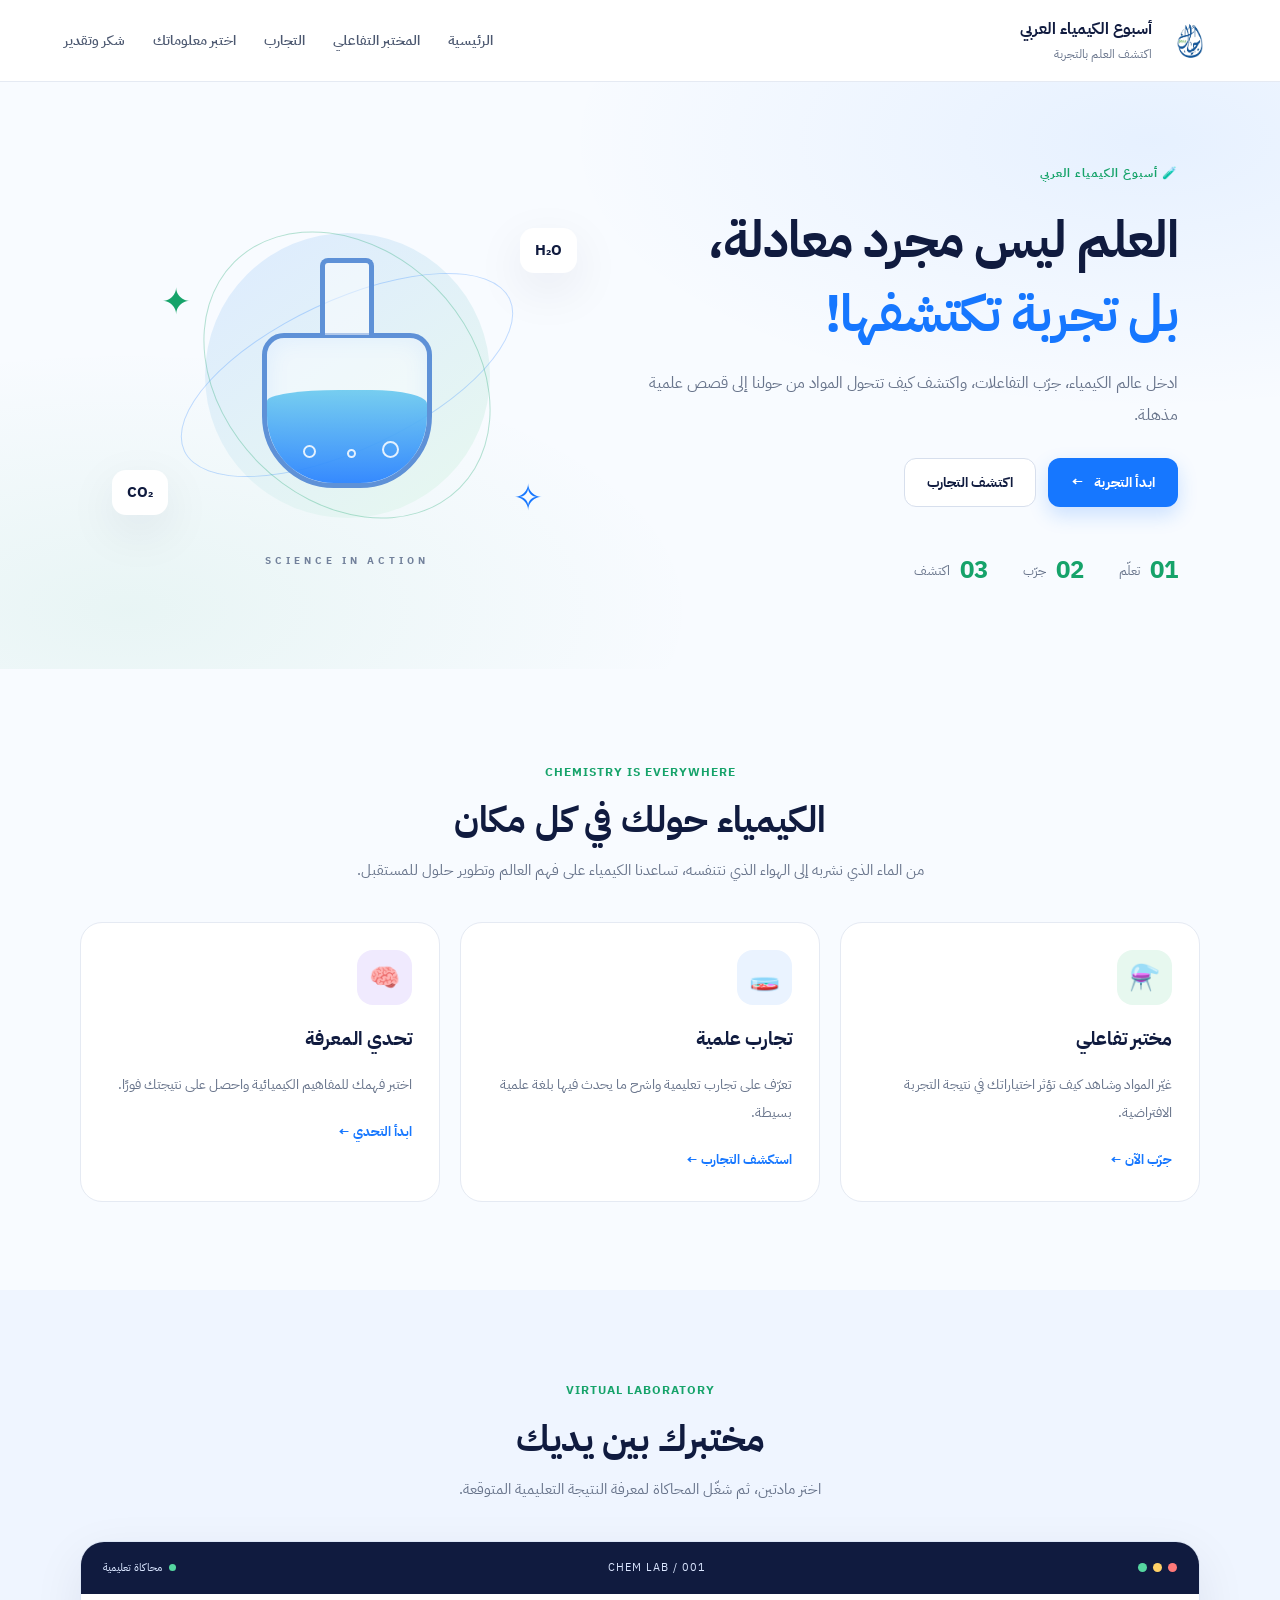
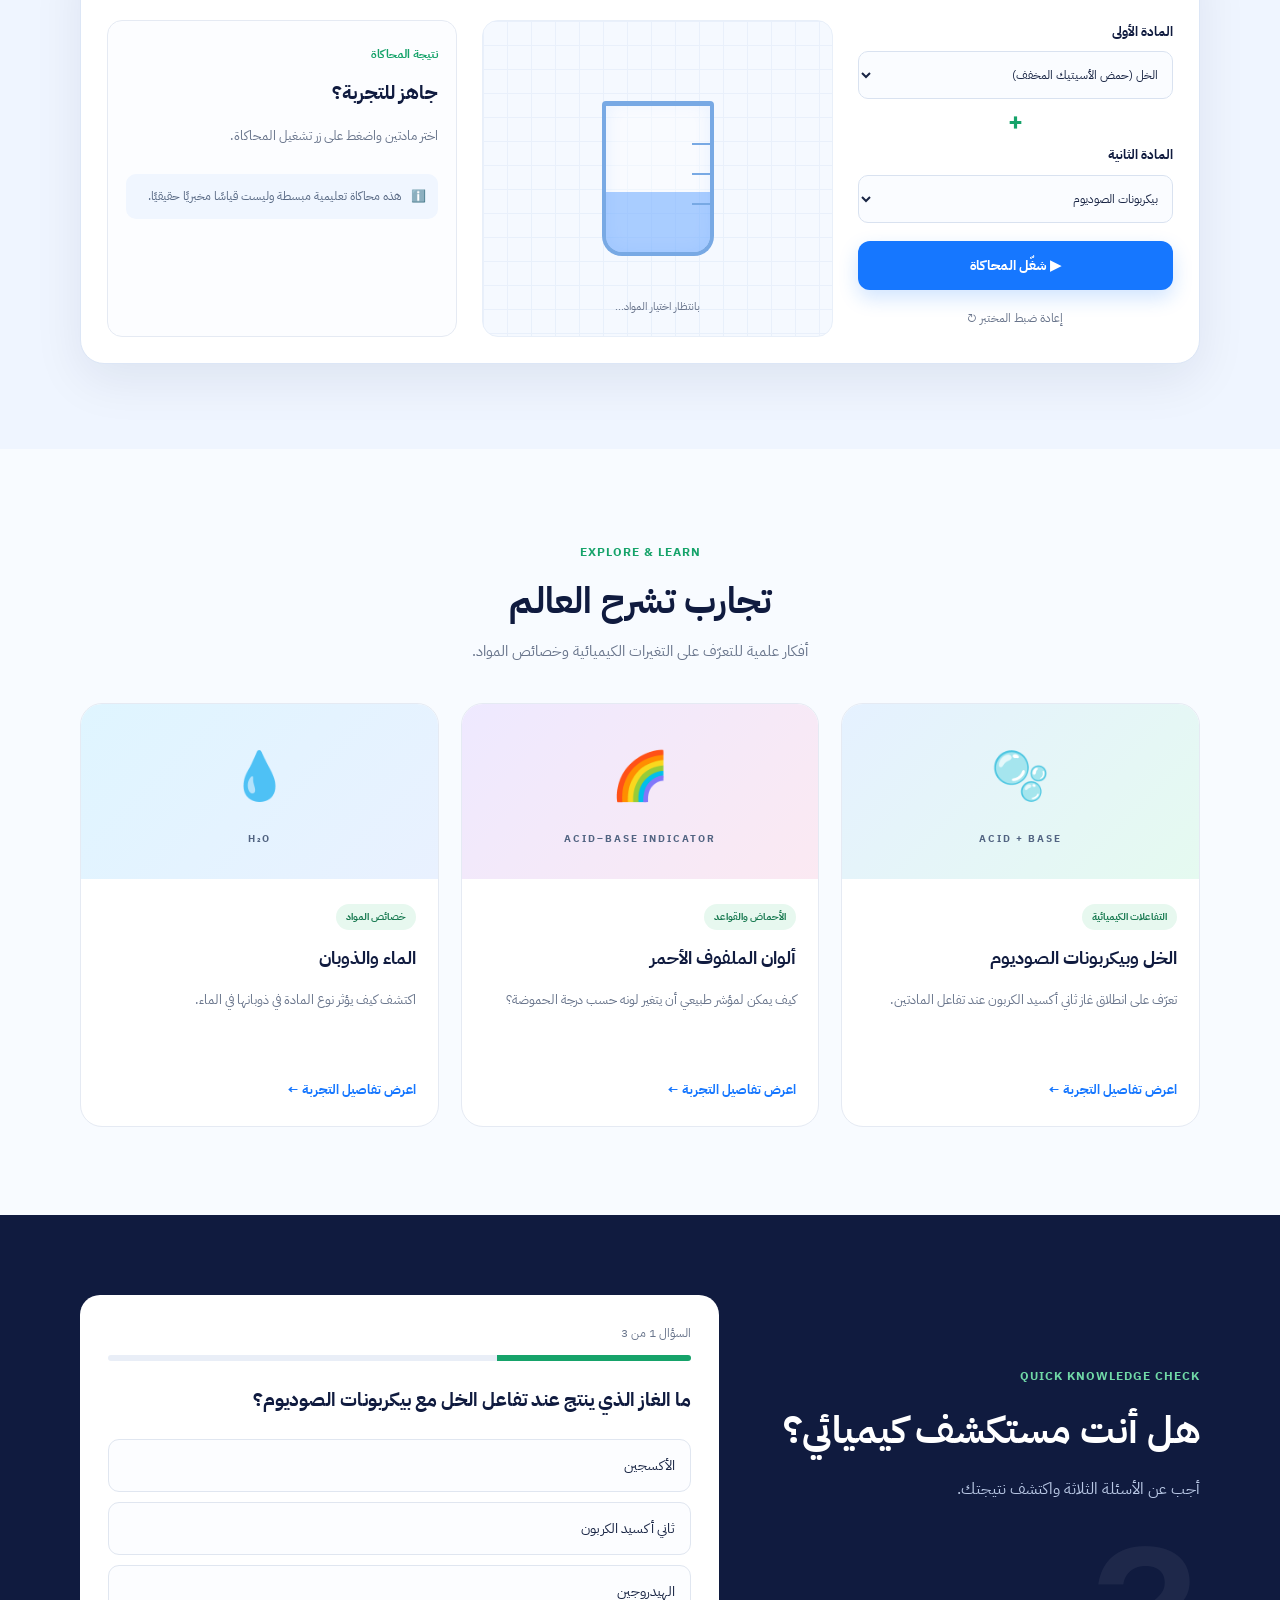
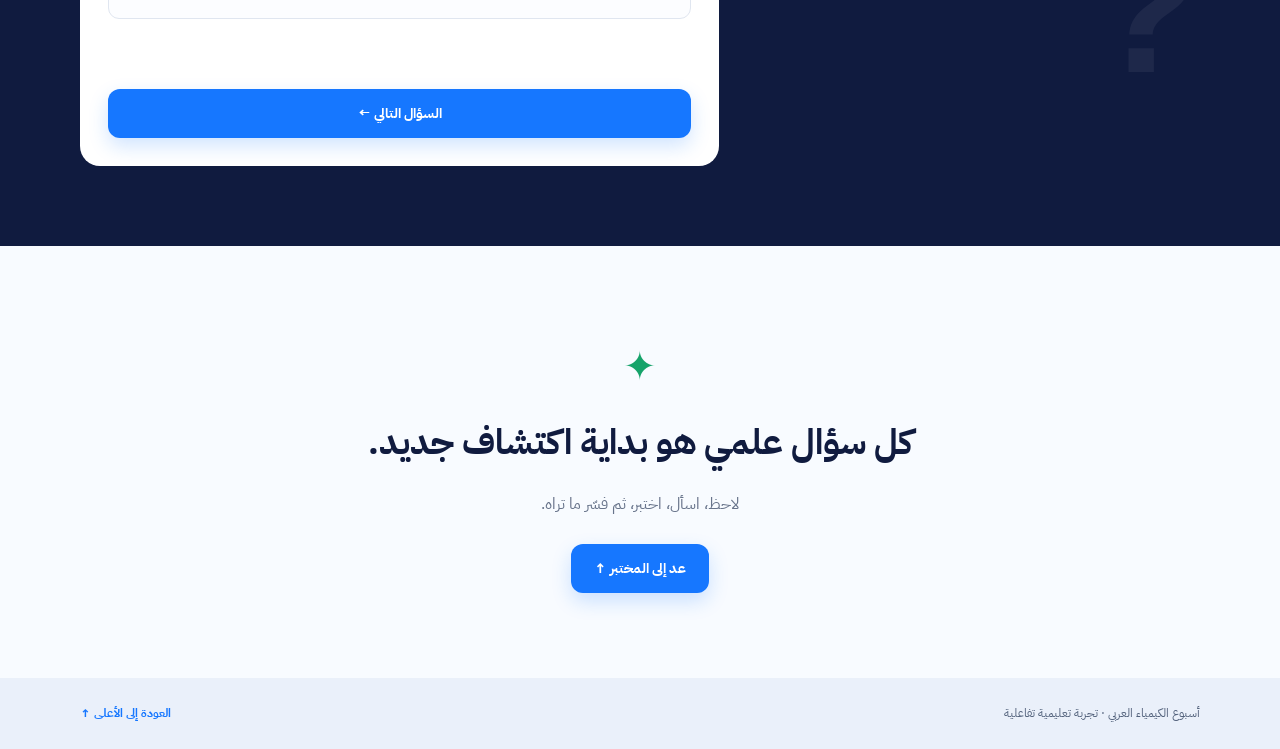
<file: index.html>
<!DOCTYPE html>
<html lang="ar" dir="rtl">
<head>
  <meta charset="UTF-8">
  <meta name="viewport" content="width=device-width, initial-scale=1.0">
  <meta name="theme-color" content="#101B3F">
  <meta name="description" content="موقع أسبوع الكيمياء العربي: اكتشف الكيمياء من خلال التجارب والتفاعلات والمختبر التفاعلي.">
  <title>أسبوع الكيمياء العربي | مختبر المستقبل</title>
  <link rel="stylesheet" href="style.css">
  <script src="script.js" defer></script>
</head>
<body>
  <header class="site-header">
    <a class="brand" href="#home" aria-label="الصفحة الرئيسية">
     <img src="school-logo.png.png" alt="شعار المدرسة" class="school-logo">
      <span>
        <strong>أسبوع الكيمياء العربي</strong>
        <small>اكتشف العلم بالتجربة</small>
      </span>
    </a>
    <button class="menu-toggle" id="menuToggle" aria-label="فتح القائمة">☰</button>
    <nav class="nav-links" id="navLinks">
      <a href="#home">الرئيسية</a>
      <a href="#lab">المختبر التفاعلي</a>
      <a href="#experiments">التجارب</a>
      <a href="#quiz">اختبر معلوماتك</a>
      <a href="thanks.html">شكر وتقدير</a>
    </nav>
  </header>

  <main>
    <section class="hero" id="home">
      <div class="hero-content">
        <span class="eyebrow">🧪 أسبوع الكيمياء العربي</span>
        <h1>العلم ليس مجرد معادلة،<br><span>بل تجربة تكتشفها!</span></h1>
        <p>ادخل عالم الكيمياء، جرّب التفاعلات، واكتشف كيف تتحول المواد من حولنا إلى قصص علمية مذهلة.</p>
        <div class="hero-actions">
          <a class="button button-primary" href="#lab">ابدأ التجربة <span>←</span></a>
          <a class="button button-outline" href="#experiments">اكتشف التجارب</a>
        </div>
        <div class="hero-facts">
          <div><strong>01</strong><span>تعلّم</span></div>
          <div><strong>02</strong><span>جرّب</span></div>
          <div><strong>03</strong><span>اكتشف</span></div>
        </div>
      </div>
      <div class="hero-art" aria-label="رسمة توضيحية لمختبر كيميائي">
        <div class="orbit orbit-one"></div>
        <div class="orbit orbit-two"></div>
        <div class="molecule molecule-one">H₂O</div>
        <div class="molecule molecule-two">CO₂</div>
        <div class="flask">
          <div class="flask-neck"></div>
          <div class="flask-body">
            <div class="liquid"></div>
            <span class="bubble bubble-one"></span>
            <span class="bubble bubble-two"></span>
            <span class="bubble bubble-three"></span>
          </div>
        </div>
        <span class="spark spark-one">✦</span>
        <span class="spark spark-two">✧</span>
        <span class="art-caption">SCIENCE IN ACTION</span>
      </div>
    </section>

    <section class="intro section-wrap">
      <div class="section-heading">
        <span class="eyebrow">CHEMISTRY IS EVERYWHERE</span>
        <h2>الكيمياء حولك في كل مكان</h2>
        <p>من الماء الذي نشربه إلى الهواء الذي نتنفسه، تساعدنا الكيمياء على فهم العالم وتطوير حلول للمستقبل.</p>
      </div>
      <div class="feature-grid">
        <article class="feature-card">
          <div class="feature-icon green-icon">⚗️</div>
          <h3>مختبر تفاعلي</h3>
          <p>غيّر المواد وشاهد كيف تؤثر اختياراتك في نتيجة التجربة الافتراضية.</p>
          <a href="#lab">جرّب الآن ←</a>
        </article>
        <article class="feature-card">
          <div class="feature-icon blue-icon">🧫</div>
          <h3>تجارب علمية</h3>
          <p>تعرّف على تجارب تعليمية واشرح ما يحدث فيها بلغة علمية بسيطة.</p>
          <a href="#experiments">استكشف التجارب ←</a>
        </article>
        <article class="feature-card">
          <div class="feature-icon purple-icon">🧠</div>
          <h3>تحدي المعرفة</h3>
          <p>اختبر فهمك للمفاهيم الكيميائية واحصل على نتيجتك فورًا.</p>
          <a href="#quiz">ابدأ التحدي ←</a>
        </article>
      </div>
    </section>

    <section class="lab-section" id="lab">
      <div class="section-wrap">
        <div class="section-heading">
          <span class="eyebrow">VIRTUAL LABORATORY</span>
          <h2>مختبرك بين يديك</h2>
          <p>اختر مادتين، ثم شغّل المحاكاة لمعرفة النتيجة التعليمية المتوقعة.</p>
        </div>

        <div class="lab-panel">
          <div class="lab-topbar">
            <div class="window-dots"><i></i><i></i><i></i></div>
            <span>CHEM LAB / 001</span>
            <span class="lab-status"><i></i> محاكاة تعليمية</span>
          </div>

          <div class="lab-content">
            <div class="lab-controls">
              <label for="substanceA">المادة الأولى</label>
              <select id="substanceA">
                <option value="vinegar">الخل (حمض الأسيتيك المخفف)</option>
                <option value="water">الماء</option>
                <option value="bakingSoda">بيكربونات الصوديوم</option>
                <option value="redCabbage">مستخلص الملفوف الأحمر</option>
              </select>

              <div class="mix-symbol">+</div>

              <label for="substanceB">المادة الثانية</label>
              <select id="substanceB">
                <option value="bakingSoda">بيكربونات الصوديوم</option>
                <option value="vinegar">الخل (حمض الأسيتيك المخفف)</option>
                <option value="water">الماء</option>
                <option value="redCabbage">مستخلص الملفوف الأحمر</option>
              </select>

              <button class="button button-primary full-button" id="mixButton">
                ▶ شغّل المحاكاة
              </button>
              <button class="reset-button" id="resetLab">إعادة ضبط المختبر ↻</button>
            </div>

            <div class="lab-visual">
              <div class="lab-grid"></div>
              <div class="beaker" id="beaker">
                <div class="beaker-liquid" id="beakerLiquid"></div>
                <div class="beaker-mark mark-one"></div>
                <div class="beaker-mark mark-two"></div>
                <div class="beaker-mark mark-three"></div>
                <div class="foam" id="foam"></div>
              </div>
              <div class="lab-particles" id="labParticles"></div>
              <p class="lab-visual-caption" id="labVisualCaption">بانتظار اختيار المواد...</p>
            </div>

            <div class="lab-result" aria-live="polite">
              <span class="result-label">نتيجة المحاكاة</span>
              <h3 id="resultTitle">جاهز للتجربة؟</h3>
              <p id="resultText">اختر مادتين واضغط على زر تشغيل المحاكاة.</p>
              <div class="result-note">
                <span>ℹ️</span>
                <p id="resultNote">هذه محاكاة تعليمية مبسطة وليست قياسًا مخبريًا حقيقيًا.</p>
              </div>
            </div>
          </div>
        </div>
      </div>
    </section>

    <section class="experiments section-wrap" id="experiments">
      <div class="section-heading">
        <span class="eyebrow">EXPLORE & LEARN</span>
        <h2>تجارب تشرح العالم</h2>
        <p>أفكار علمية للتعرّف على التغيرات الكيميائية وخصائص المواد.</p>
      </div>
      <div class="experiment-grid">
        <article class="experiment-card">
          <div class="experiment-visual visual-bubbles">
            <span>🫧</span><small>ACID + BASE</small>
          </div>
          <div class="experiment-info">
            <span class="tag">التفاعلات الكيميائية</span>
            <h3>الخل وبيكربونات الصوديوم</h3>
            <p>تعرّف على انطلاق غاز ثاني أكسيد الكربون عند تفاعل المادتين.</p>
            <button class="text-button" data-experiment="vinegar">اعرض تفاصيل التجربة ←</button>
          </div>
        </article>
        <article class="experiment-card">
          <div class="experiment-visual visual-color">
            <span>🌈</span><small>ACID–BASE INDICATOR</small>
          </div>
          <div class="experiment-info">
            <span class="tag">الأحماض والقواعد</span>
            <h3>ألوان الملفوف الأحمر</h3>
            <p>كيف يمكن لمؤشر طبيعي أن يتغير لونه حسب درجة الحموضة؟</p>
            <button class="text-button" data-experiment="indicator">اعرض تفاصيل التجربة ←</button>
          </div>
        </article>
        <article class="experiment-card">
          <div class="experiment-visual visual-water">
            <span>💧</span><small>H₂O</small>
          </div>
          <div class="experiment-info">
            <span class="tag">خصائص المواد</span>
            <h3>الماء والذوبان</h3>
            <p>اكتشف كيف يؤثر نوع المادة في ذوبانها في الماء.</p>
            <button class="text-button" data-experiment="solubility">اعرض تفاصيل التجربة ←</button>
          </div>
        </article>
      </div>
      <div class="experiment-detail" id="experimentDetail" hidden aria-live="polite">
        <button class="detail-close" id="closeDetail" aria-label="إغلاق التفاصيل">×</button>
        <span class="eyebrow">دليل التجربة</span>
        <h3 id="detailTitle"></h3>
        <p id="detailText"></p>
        <p class="safety-note"><strong>تنبيه السلامة:</strong> هذه الصفحة للتعلّم. لا تخلط مواد مجهولة أو منظفات منزلية، ولا تنفّذ تجربة فعلية إلا بإشراف معلم وفي مكان مجهز.</p>
      </div>
    </section>

    <section class="quiz-section" id="quiz">
      <div class="section-wrap quiz-layout">
        <div class="quiz-intro">
          <span class="eyebrow">QUICK KNOWLEDGE CHECK</span>
          <h2>هل أنت مستكشف كيميائي؟</h2>
          <p>أجب عن الأسئلة الثلاثة واكتشف نتيجتك.</p>
          <div class="quiz-decoration">?</div>
        </div>
        <div class="quiz-card">
          <div class="quiz-progress">
            <span id="questionCounter">السؤال 1 من 3</span>
            <div class="progress-track"><div id="progressBar"></div></div>
          </div>
          <h3 id="questionText">ما الغاز الذي قد ينتج عند تفاعل الخل مع بيكربونات الصوديوم؟</h3>
          <div class="quiz-options" id="quizOptions">
            <button class="quiz-option" data-answer="0">الأكسجين</button>
            <button class="quiz-option" data-answer="1">ثاني أكسيد الكربون</button>
            <button class="quiz-option" data-answer="2">الهيدروجين</button>
          </div>
          <p id="quizFeedback" class="quiz-feedback" aria-live="polite"></p>
          <button class="button button-primary full-button" id="nextQuestion" disabled>السؤال التالي ←</button>
          <div id="quizFinal" hidden>
            <h3 id="finalScore"></h3>
            <p id="finalMessage"></p>
            <button class="button button-primary full-button" id="restartQuiz">أعد التحدي ↻</button>
          </div>
        </div>
      </div>
    </section>

    <section class="closing section-wrap">
      <span class="closing-icon">✦</span>
      <h2>كل سؤال علمي هو بداية اكتشاف جديد.</h2>
      <p>لاحظ، اسأل، اختبر، ثم فسّر ما تراه.</p>
      <a class="button button-primary" href="#lab">عد إلى المختبر ↑</a>
    </section>
  </main>

  <footer class="site-footer">
    <p>أسبوع الكيمياء العربي · تجربة تعليمية تفاعلية</p>
    <a href="#home">العودة إلى الأعلى ↑</a>
  </footer>
</body>
</html>
</file>
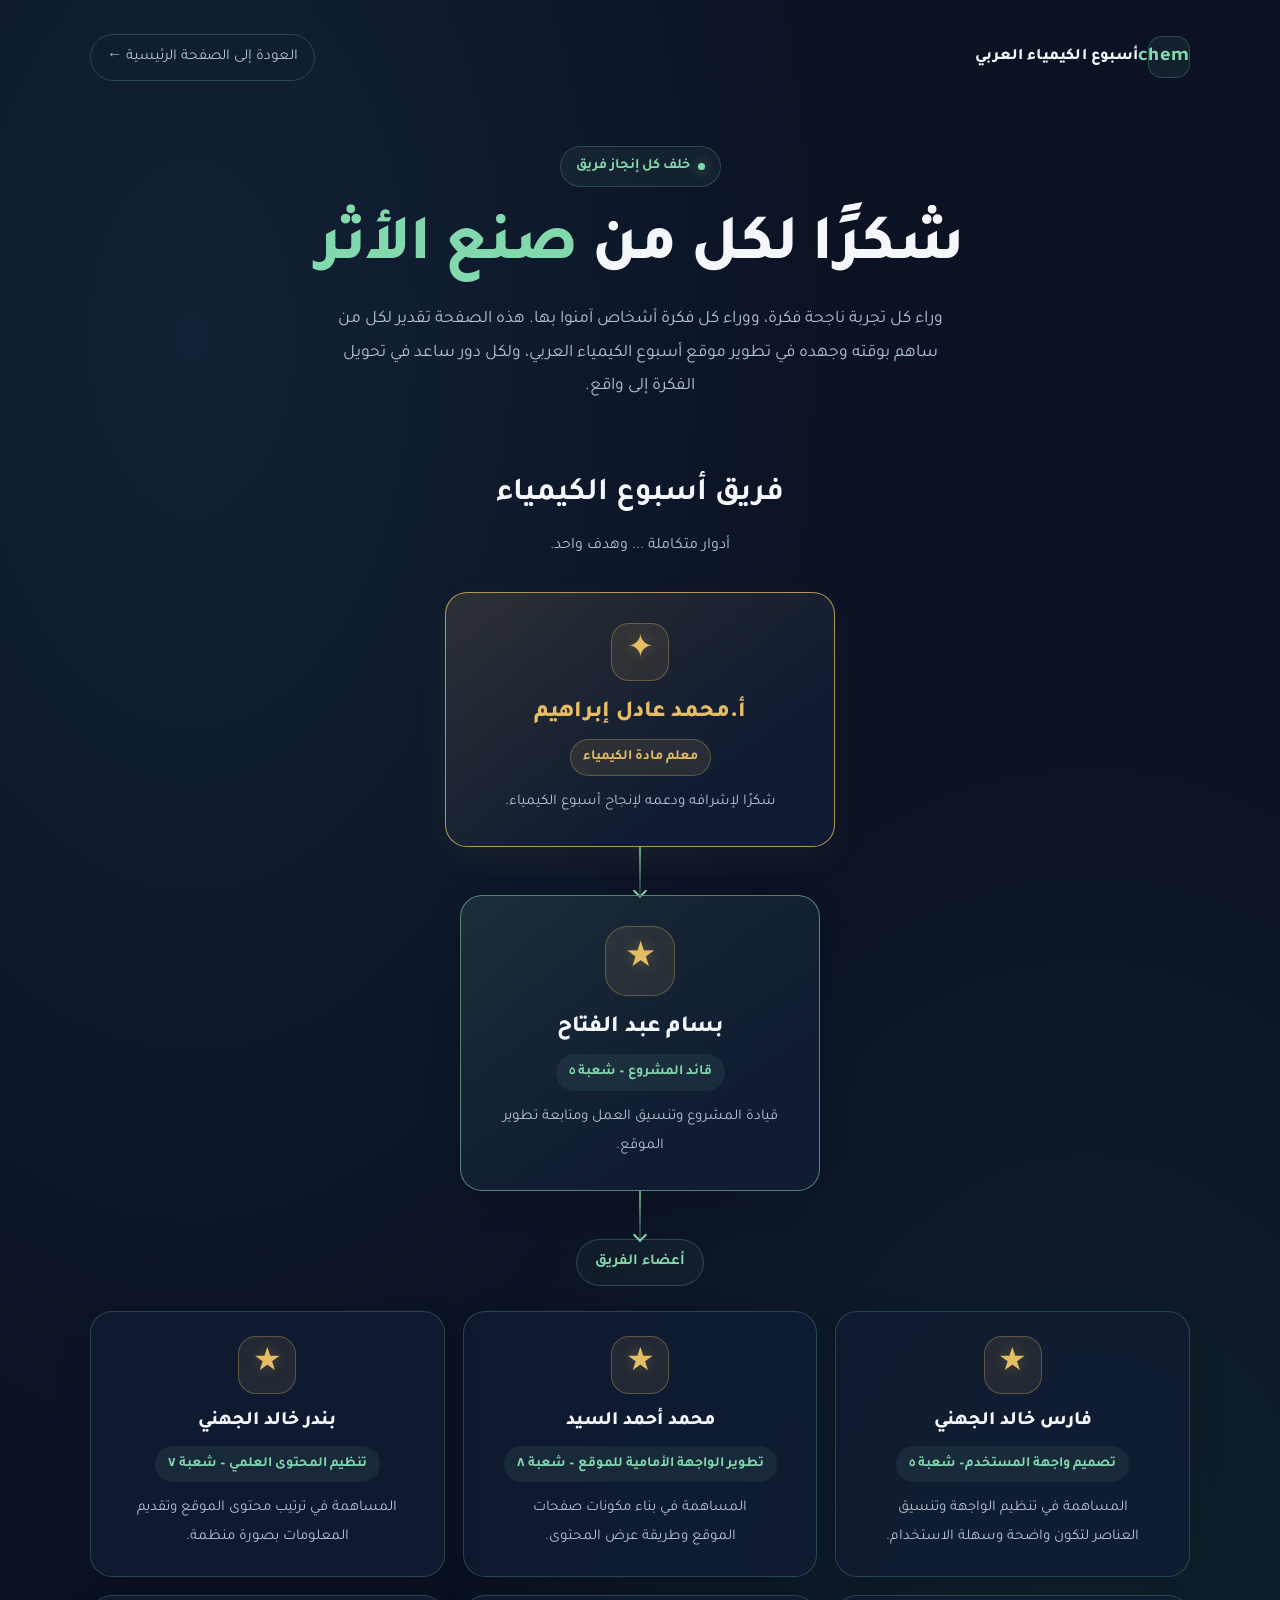
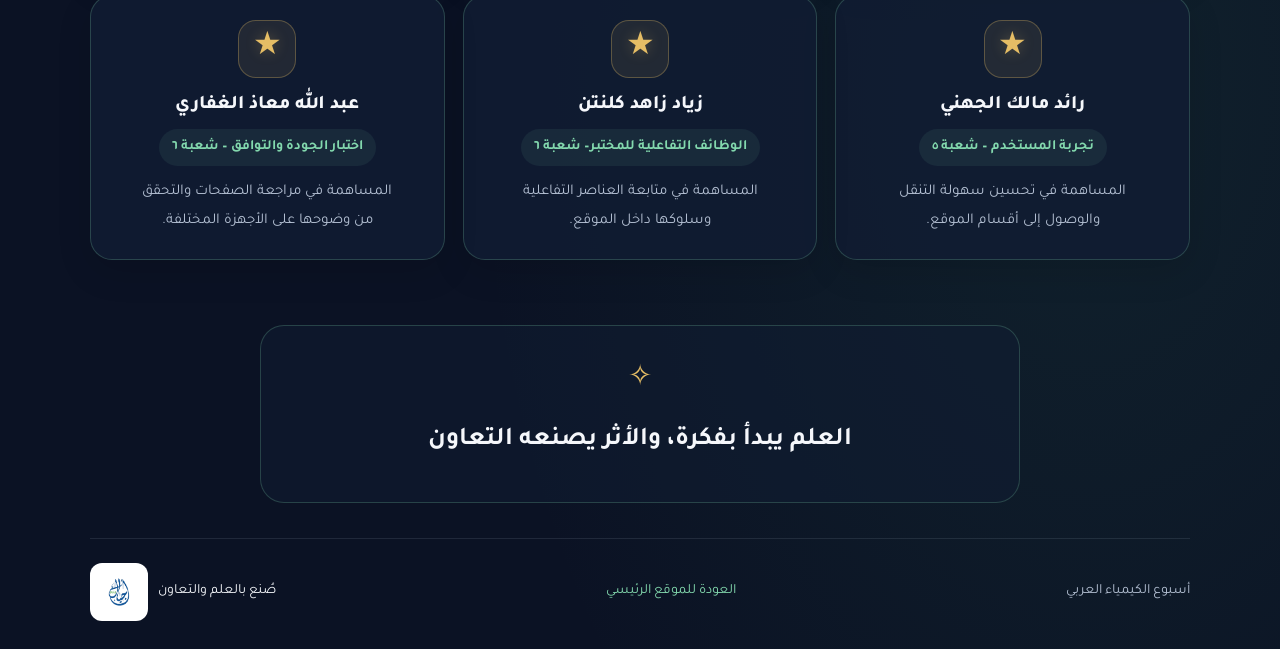
<file: thanks.html>
<!DOCTYPE html>
<html lang="ar" dir="rtl">
<head>
  <meta charset="UTF-8">
  <meta name="viewport" content="width=device-width, initial-scale=1.0">

  <title>شكر وتقدير | أسبوع الكيمياء العربي</title>
  <meta name="description" content="صفحة شكر وتقدير للمشرف وفريق العمل للذين ساهموا في تطوير ونجاح موقع أسبوع الكيمياء العربي.">

  <link rel="preconnect" href="https://fonts.googleapis.com">
  <link rel="preconnect" href="https://fonts.gstatic.com" crossorigin>
  <link href="https://fonts.googleapis.com/css2?family=Tajawal:wght@400;500;600;700;800&display=swap" rel="stylesheet">

  <style>
    :root {
      --background: #0b1224;
      --surface: #111d33;
      --green: #83d9ae;
      --gold: #e5bd65;
      --white: #f5f7fb;
      --muted: #b4c0d3;
      --line: rgba(131, 217, 174, 0.22);
    }

    * {
      box-sizing: border-box;
    }

    html {
      scroll-behavior: smooth;
    }

    body {
      margin: 0;
      min-height: 100vh;
      font-family: "Tajawal", sans-serif;
      color: var(--white);
      background:
        radial-gradient(
          ellipse at 15% 15%,
          rgba(54, 105, 132, 0.18),
          transparent 42%
        ),
        radial-gradient(
          ellipse at 85% 75%,
          rgba(54, 145, 105, 0.12),
          transparent 40%
        ),
        var(--background);
      line-height: 1.9;
    }

    a {
      color: inherit;
    }

    .page {
      width: min(1100px, 92%);
      margin: 0 auto;
      padding: 34px 0 28px;
    }

    .top-bar {
      display: flex;
      justify-content: space-between;
      align-items: center;
      gap: 16px;
      flex-wrap: wrap;
      margin-bottom: 65px;
    }

    .brand {
      display: flex;
      align-items: center;
      gap: 10px;
      font-weight: 800;
      font-size: 1rem;
      letter-spacing: 0.2px;
    }

    .brand-mark {
      display: grid;
      place-items: center;
      width: 42px;
      height: 42px;
      border: 1px solid var(--line);
      border-radius: 14px;
      color: var(--green);
      background: rgba(131, 217, 174, 0.07);
      font-size: 1.25rem;
    }

    .back-link {
      text-decoration: none;
      color: var(--muted);
      border: 1px solid var(--line);
      border-radius: 999px;
      padding: 8px 16px;
      font-size: 0.95rem;
      transition: 0.2s ease;
    }

    .back-link:hover {
      color: var(--green);
      border-color: var(--green);
      transform: translateY(-2px);
    }

    .hero {
      text-align: center;
      max-width: 760px;
      margin: 0 auto 55px;
    }

    .eyebrow {
      display: inline-flex;
      align-items: center;
      gap: 8px;
      padding: 6px 15px;
      border: 1px solid var(--line);
      border-radius: 999px;
      color: var(--green);
      background: rgba(131, 217, 174, 0.06);
      font-size: 0.9rem;
      font-weight: 600;
    }

    .eyebrow::before {
      content: "";
      width: 7px;
      height: 7px;
      border-radius: 50%;
      background: var(--green);
      box-shadow: 0 0 12px rgba(131, 217, 174, 0.6);
    }

    h1 {
      margin: 22px 0 14px;
      font-size: clamp(2.2rem, 6vw, 4rem);
      line-height: 1.25;
      font-weight: 800;
      letter-spacing: -1px;
    }

    h1 span {
      color: var(--green);
    }

    .hero-description {
      margin: 0 auto;
      max-width: 620px;
      color: var(--muted);
      font-size: 1.1rem;
    }

    .team-section {
      margin-top: 60px;
    }

    .section-heading {
      text-align: center;
      margin-bottom: 30px;
    }

    .section-heading h2 {
      margin: 0 0 7px;
      font-size: clamp(1.5rem, 4vw, 2rem);
    }

    .section-heading p {
      margin: 0;
      color: var(--muted);
    }

    .flow {
      display: flex;
      flex-direction: column;
      align-items: center;
    }

    .member-card {
      position: relative;
      width: 100%;
      max-width: 310px;
      padding: 24px 20px;
      text-align: center;
      background: rgba(17, 29, 51, 0.86);
      border: 1px solid var(--line);
      border-radius: 22px;
      box-shadow: 0 12px 35px rgba(0, 0, 0, 0.12);
      transition:
        transform 0.25s ease,
        border-color 0.25s ease,
        background 0.25s ease;
    }

    .member-card:hover {
      transform: translateY(-5px);
      border-color: rgba(131, 217, 174, 0.6);
      background: rgba(20, 37, 59, 0.96);
    }

    /* بطاقة المشرف */
    .supervisor-card {
      max-width: 390px;
      padding: 30px 24px;
      border-color: rgba(229, 189, 101, 0.75);
      background: linear-gradient(
        145deg,
        rgba(229, 189, 101, 0.14),
        rgba(17, 29, 51, 0.96) 70%
      );
      box-shadow: 0 12px 35px rgba(229, 189, 101, 0.06);
    }

    .supervisor-card .member-name {
      color: var(--gold);
      font-size: 1.45rem;
    }

    .supervisor-card .member-role {
      color: var(--gold);
      background: rgba(229, 189, 101, 0.1);
      border-color: rgba(229, 189, 101, 0.3);
    }

    .supervisor-card:hover {
      border-color: var(--gold);
    }

    /* بطاقة قائد المشروع */
    .leader-card {
      max-width: 360px;
      padding: 30px 24px;
      border-color: rgba(131, 217, 174, 0.55);
      background: linear-gradient(
        145deg,
        rgba(131, 217, 174, 0.12),
        rgba(17, 29, 51, 0.96) 70%
      );
    }

    .member-icon {
      display: grid;
      place-items: center;
      width: 58px;
      height: 58px;
      margin: 0 auto 13px;
      border-radius: 18px;
      color: var(--gold);
      background: rgba(229, 189, 101, 0.09);
      border: 1px solid rgba(229, 189, 101, 0.3);
      font-size: 2rem;
      line-height: 1;
      text-shadow: 0 0 14px rgba(229, 189, 101, 0.28);
    }

    .leader-card .member-icon {
      width: 70px;
      height: 70px;
      border-radius: 22px;
      font-size: 2.2rem;
    }

    .member-name {
      margin: 0;
      font-size: 1.2rem;
      line-height: 1.6;
      font-weight: 800;
    }

    .leader-card .member-name {
      font-size: 1.45rem;
    }

    .member-role {
      display: inline-block;
      margin-top: 8px;
      padding: 4px 12px;
      border: 1px solid transparent;
      border-radius: 999px;
      color: var(--green);
      background: rgba(131, 217, 174, 0.08);
      font-size: 0.88rem;
      font-weight: 600;
    }

    .member-description {
      margin: 12px 0 0;
      color: var(--muted);
      font-size: 0.94rem;
    }

    .connector {
      position: relative;
      width: 2px;
      height: 48px;
      background: linear-gradient(
        to bottom,
        rgba(131, 217, 174, 0.75),
        rgba(131, 217, 174, 0.18)
      );
    }

    .connector::after {
      content: "";
      position: absolute;
      bottom: -1px;
      left: 50%;
      width: 8px;
      height: 8px;
      border-right: 2px solid var(--green);
      border-bottom: 2px solid var(--green);
      transform: translateX(-50%) rotate(45deg);
    }

    .team-label {
      margin: 0 0 25px;
      padding: 8px 18px;
      border: 1px solid var(--line);
      border-radius: 999px;
      color: var(--green);
      background: rgba(131, 217, 174, 0.05);
      font-weight: 700;
      font-size: 0.95rem;
    }

    .team-grid {
      display: grid;
      grid-template-columns: repeat(3, minmax(0, 1fr));
      gap: 18px;
      width: 100%;
    }

    .team-grid .member-card {
      max-width: none;
      min-height: 235px;
    }

    .team-grid .member-description {
      max-width: 260px;
      margin-right: auto;
      margin-left: auto;
    }

    .closing {
      max-width: 760px;
      margin: 65px auto 25px;
      padding: 28px 24px;
      text-align: center;
      border: 1px solid var(--line);
      border-radius: 24px;
      background: rgba(17, 29, 51, 0.56);
    }

    .closing-symbol {
      color: var(--gold);
      font-size: 1.8rem;
    }

    .closing h2 {
      margin: 8px 0;
      font-size: 1.6rem;
    }

    .closing p {
      margin: 0;
      color: var(--muted);
    }

    footer {
      display: flex;
      justify-content: space-between;
      align-items: center;
      flex-wrap: wrap;
      gap: 12px;
      padding-top: 24px;
      margin-top: 35px;
      border-top: 1px solid rgba(180, 192, 211, 0.12);
      color: var(--muted);
      font-size: 0.88rem;
    }

    footer a {
      color: var(--green);
      text-decoration: none;
    }

    footer a:hover {
      text-decoration: underline;
    }

    .logo-box {
      display: inline-flex;
      align-items: center;
      justify-content: center;
      width: 58px;
      height: 58px;
      padding: 7px;
      flex-shrink: 0;
      background: #ffffff;
      border: 1px solid rgba(255, 255, 255, 0.8);
      border-radius: 12px;
    }

    .logo-box img {
      display: block;
      width: 100%;
      height: 100%;
      object-fit: contain;
    }

    .footer-brand {
      display: inline-flex;
      align-items: center;
      gap: 10px;
      color: var(--white);
      text-decoration: none;
    }

    .footer-brand:hover {
      text-decoration: none;
    }

    @media (max-width: 800px) {
      .team-grid {
        grid-template-columns: repeat(2, minmax(0, 1fr));
      }

      .top-bar {
        margin-bottom: 48px;
      }
    }

    @media (max-width: 520px) {
      .page {
        width: min(100% - 28px, 1100px);
        padding-top: 22px;
      }

      .top-bar {
        margin-bottom: 42px;
      }

      .brand {
        font-size: 0.9rem;
      }

      .back-link {
        padding: 7px 12px;
        font-size: 0.85rem;
      }

      .hero {
        margin-bottom: 42px;
      }

      .hero-description {
        font-size: 1rem;
      }

      .team-section {
        margin-top: 45px;
      }

      .team-grid {
        grid-template-columns: 1fr;
        gap: 14px;
      }

      .team-grid .member-card {
        min-height: auto;
      }

      .member-card {
        padding: 22px 17px;
      }

      .supervisor-card,
      .leader-card {
        padding: 26px 18px;
      }

      .closing {
        margin-top: 45px;
        padding: 24px 18px;
      }

      footer {
        flex-direction: column;
        text-align: center;
      }
    }

    @media (prefers-reduced-motion: reduce) {
      html {
        scroll-behavior: auto;
      }

      *,
      *::before,
      *::after {
        transition: none !important;
      }
    }
  </style>
</head>

<body>
  <div class="page">

    <header class="top-bar">
      <div class="brand">
        <div class="brand-mark" aria-hidden="true">chem </div>
        <span>أسبوع الكيمياء العربي</span>
      </div>

      <a class="back-link" href="index.html">
        العودة إلى الصفحة الرئيسية ←
      </a>
    </header>

    <main>
      <section class="hero">
        <span class="eyebrow">خلف كل إنجاز فريق</span>

        <h1>
          شكرًا لكل من <span>صنع الأثر</span>
        </h1>

        <p class="hero-description">
          وراء كل تجربة ناجحة فكرة، ووراء كل فكرة أشخاص آمنوا بها.
          هذه الصفحة تقدير لكل من ساهم بوقته وجهده في تطوير موقع
          أسبوع الكيمياء العربي، ولكل دور ساعد في تحويل الفكرة إلى واقع.
        </p>
      </section>

      <section class="team-section" aria-labelledby="team-title">
        <div class="section-heading">
          <h2 id="team-title">فريق أسبوع الكيمياء</h2>
          <p>أدوار متكاملة ... وهدف واحد.</p>
        </div>

        <div class="flow">

        
          <article class="member-card supervisor-card">
            <div class="member-icon" aria-hidden="true">✦</div>
            <h3 class="member-name">أ.محمد عادل إبراهيم</h3>
            <span class="member-role"> معلم مادة الكيمياء </span>
            <p class="member-description">
              شكرًا لإشرافه ودعمه لإنجاح أسبوع الكيمياء.
            </p>
          </article>

          <div class="connector" aria-hidden="true"></div>

          <!-- قائد المشروع -->
          <article class="member-card leader-card">
            <div class="member-icon" aria-hidden="true">★</div>
            <h3 class="member-name">بسام عبد الفتاح</h3>
            <span class="member-role">قائد المشروع – شعبة ٥</span>
            <p class="member-description">
              قيادة المشروع وتنسيق العمل ومتابعة تطوير الموقع.
            </p>
          </article>

          <div class="connector" aria-hidden="true"></div>

          <div class="team-label">أعضاء الفريق</div>

          <div class="team-grid">

            <article class="member-card">
              <div class="member-icon" aria-hidden="true">★</div>
              <h3 class="member-name">فارس خالد الجهني</h3>
              <span class="member-role">تصميم واجهة المستخدم– شعبة ٥</span>
              <p class="member-description">
                المساهمة في تنظيم الواجهة وتنسيق العناصر لتكون واضحة وسهلة الاستخدام.
              </p>
            </article>

            <article class="member-card">
              <div class="member-icon" aria-hidden="true">★</div>
              <h3 class="member-name">محمد أحمد السيد</h3>
              <span class="member-role">تطوير الواجهة الأمامية للموقع  – شعبة ٨</span>
              <p class="member-description">
                المساهمة في بناء مكونات صفحات الموقع وطريقة عرض المحتوى.
              </p>
            </article>

            <article class="member-card">
              <div class="member-icon" aria-hidden="true">★</div>
              <h3 class="member-name">بندر خالد الجهني</h3>
              <span class="member-role">تنظيم المحتوى العلمي  – شعبة ٧</span>
              <p class="member-description">
                المساهمة في ترتيب محتوى الموقع وتقديم المعلومات بصورة منظمة.
              </p>
            </article>

            <article class="member-card">
              <div class="member-icon" aria-hidden="true">★</div>
              <h3 class="member-name">رائد مالك الجهني</h3>
              <span class="member-role">تجربة المستخدم – شعبة ٥</span>
              <p class="member-description">
                المساهمة في تحسين سهولة التنقل والوصول إلى أقسام الموقع.
              </p>
            </article>

            <article class="member-card">
              <div class="member-icon" aria-hidden="true">★</div>
              <h3 class="member-name">زياد زاهد كلنتن</h3>
              <span class="member-role">الوظائف التفاعلية للمختبر– شعبة ٦</span>
              <p class="member-description">
                المساهمة في متابعة العناصر التفاعلية وسلوكها داخل الموقع.
              </p>
            </article>

            <article class="member-card">
              <div class="member-icon" aria-hidden="true">★</div>
              <h3 class="member-name">عبد الله معاذ الغفاري</h3>
              <span class="member-role">اختبار الجودة والتوافق – شعبة ٦</span>
              <p class="member-description">
                المساهمة في مراجعة الصفحات والتحقق من وضوحها على الأجهزة المختلفة.
              </p>
            </article>

          </div>
        </div>
      </section>

      <section class="closing">
        <div class="closing-symbol" aria-hidden="true">✧</div>
        <h2>العلم يبدأ بفكرة، والأثر يصنعه التعاون</h2>
      </section>
    </main>

    <footer>
      <span>أسبوع الكيمياء العربي</span>

      <a href="index.html">العودة للموقع الرئيسي</a>

      <a class="footer-brand" href="index.html" aria-label="العودة إلى الصفحة الرئيسية">
        <span>صُنع بالعلم والتعاون</span>
        <span class="logo-box">
          <img src="school-logo.png.png" alt="شعار المدرسة">
        </span>
      </a>
    </footer>

  </div>
</body>
</html>
</file>
<file: style.css>
@import url('https://fonts.googleapis.com/css2?family=IBM+Plex+Sans+Arabic:wght@400;500;600;700&display=swap');

:root {
  --blue: #1677FF;
  --green: #16A36A;
  --navy: #101B3F;
  --white: #F8FBFF;
  --text: #192544;
  --muted: #68748B;
  --border: #E5EAF3;
  --surface: #FFFFFF;
  --soft-blue: #EAF3FF;
  --soft-green: #E7F8EF;
  --radius: 22px;
  --shadow: 0 16px 50px rgba(16, 27, 63, 0.08);
}

* {
  box-sizing: border-box;
}

html {
  scroll-behavior: smooth;
  scroll-padding-top: 90px;
}

body {
  margin: 0;
  font-family: "IBM Plex Sans Arabic", Tahoma, Arial, sans-serif;
  color: var(--text);
  background: var(--white);
  line-height: 1.8;
}

button, input, select {
  font: inherit;
}

button, a, select {
  -webkit-tap-highlight-color: transparent;
}

a {
  color: inherit;
  text-decoration: none;
}

button {
  cursor: pointer;
}

.site-header {
  min-height: 82px;
  display: flex;
  align-items: center;
  justify-content: space-between;
  gap: 24px;
  padding: 12px max(5%, calc((100% - 1200px) / 2));
  background: rgba(255, 255, 255, 0.96);
  border-bottom: 1px solid var(--border);
  position: sticky;
  top: 0;
  z-index: 100;
  backdrop-filter: blur(14px);
}

.brand {
  display: flex;
  align-items: center;
  gap: 12px;
  min-width: 0;
}

.school-logo {
  width: 52px;
  height: 52px;
  object-fit: contain;
}

.brand strong, .brand small {
  display: block;
}

.brand strong {
  color: var(--navy);
  font-size: 16px;
}

.brand small {
  color: var(--muted);
  font-size: 12px;
}

.nav-links {
  display: flex;
  align-items: center;
  gap: 28px;
}

.nav-links a {
  color: #4C5870;
  font-size: 14px;
  font-weight: 600;
  transition: color 0.2s;
}

.nav-links a:hover {
  color: var(--blue);
}

.menu-toggle {
  display: none;
  background: var(--soft-blue);
  color: var(--navy);
  border: 0;
  border-radius: 12px;
  padding: 8px 13px;
  font-size: 22px;
}

.hero {
  max-width: 1440px;
  margin: auto;
  min-height: 570px;
  padding: 76px 8%;
  display: grid;
  grid-template-columns: 1.05fr 0.95fr;
  align-items: center;
  gap: 45px;
  overflow: hidden;
  background:
    radial-gradient(ellipse at 90% 10%, rgba(22, 119, 255, 0.08), transparent 36%),
    radial-gradient(ellipse at 10% 90%, rgba(22, 163, 106, 0.07), transparent 35%);
}

.hero-content {
  position: relative;
  z-index: 1;
}

.eyebrow {
  display: inline-block;
  color: var(--green);
  font-size: 12px;
  font-weight: 700;
  letter-spacing: 1px;
}

.hero h1 {
  color: var(--navy);
  font-size: clamp(32px, 4vw, 52px);
  line-height: 1.45;
  margin: 16px 0;
  letter-spacing: -1px;
}

.hero h1 span {
  color: var(--blue);
}

.hero-content > p {
  max-width: 540px;
  color: var(--muted);
  font-size: 16px;
  line-height: 2;
}

.hero-actions {
  display: flex;
  flex-wrap: wrap;
  gap: 12px;
  margin-top: 27px;
}

.button {
  display: inline-flex;
  align-items: center;
  justify-content: center;
  gap: 10px;
  min-height: 48px;
  padding: 11px 22px;
  border-radius: 12px;
  border: 1px solid transparent;
  font-weight: 700;
  font-size: 14px;
  transition: transform 0.2s, box-shadow 0.2s;
}

.button:hover {
  transform: translateY(-2px);
}

.button-primary {
  background: var(--blue);
  color: white;
  box-shadow: 0 8px 20px rgba(22, 119, 255, 0.2);
}

.button-outline {
  border-color: #D7DFED;
  background: white;
  color: var(--navy);
}

.hero-facts {
  display: flex;
  gap: 35px;
  margin-top: 42px;
}

.hero-facts div {
  display: flex;
  align-items: center;
  gap: 10px;
}

.hero-facts strong {
  color: var(--green);
  font-size: 24px;
}

.hero-facts span {
  color: var(--muted);
  font-size: 13px;
}

.hero-art {
  min-height: 390px;
  position: relative;
  display: grid;
  place-items: center;
  isolation: isolate;
}

.hero-art::before {
  content: "";
  position: absolute;
  width: 285px;
  height: 285px;
  border-radius: 50%;
  background: linear-gradient(145deg, #DDEBFF, #E7F8EF);
  z-index: -2;
}

.orbit {
  position: absolute;
  border: 1px solid rgba(22, 119, 255, 0.25);
  border-radius: 50%;
  transform: rotate(-25deg);
}

.orbit-one {
  width: 360px;
  height: 150px;
}

.orbit-two {
  width: 320px;
  height: 250px;
  transform: rotate(45deg);
  border-color: rgba(22, 163, 106, 0.3);
}

.flask {
  position: relative;
  width: 170px;
  height: 235px;
  display: flex;
  align-items: flex-end;
  flex-direction: column;
  z-index: 2;
}

.flask-neck {
  width: 54px;
  height: 77px;
  border: 5px solid #5E91D7;
  border-bottom: 0;
  margin: 0 auto -2px;
  background: rgba(255, 255, 255, 0.5);
  border-radius: 8px 8px 0 0;
  z-index: 2;
}

.flask-body {
  position: relative;
  width: 170px;
  height: 155px;
  border: 5px solid #5E91D7;
  border-radius: 22px 22px 72px 72px;
  overflow: hidden;
  background: rgba(255, 255, 255, 0.45);
  box-shadow: inset 0 0 24px rgba(22, 119, 255, 0.08);
}

.liquid {
  position: absolute;
  bottom: 0;
  left: 0;
  right: 0;
  height: 64%;
  background: linear-gradient(180deg, #61C6EE, #1677FF);
  border-radius: 45% 35% 0 0 / 12% 15% 0 0;
  opacity: 0.85;
}

.bubble {
  position: absolute;
  bottom: 25px;
  border: 2px solid rgba(255, 255, 255, 0.85);
  border-radius: 50%;
  animation: float-bubble 3s infinite ease-in-out;
}

.bubble-one { width: 13px; height: 13px; left: 36px; }
.bubble-two { width: 9px; height: 9px; left: 80px; animation-delay: 0.8s; }
.bubble-three { width: 17px; height: 17px; left: 115px; animation-delay: 1.4s; }

@keyframes float-bubble {
  0%, 100% { transform: translateY(0); opacity: 0.5; }
  50% { transform: translateY(-25px); opacity: 1; }
}

.molecule {
  position: absolute;
  padding: 9px 15px;
  border-radius: 14px;
  background: white;
  color: var(--navy);
  font-size: 15px;
  font-weight: 700;
  box-shadow: var(--shadow);
}

.molecule-one { top: 48px; right: 3%; }
.molecule-two { bottom: 55px; left: 2%; }

.spark {
  position: absolute;
  color: var(--green);
  font-size: 36px;
}

.spark-one { top: 90px; left: 12%; }
.spark-two { right: 10%; bottom: 40px; color: var(--blue); }

.art-caption {
  position: absolute;
  bottom: 0;
  color: #72819B;
  font-size: 10px;
  letter-spacing: 4px;
  font-weight: 700;
}

.section-wrap {
  width: min(1120px, 90%);
  margin-inline: auto;
}

.intro, .experiments {
  padding-block: 88px;
}

.section-heading {
  text-align: center;
  max-width: 690px;
  margin: 0 auto 38px;
}

.section-heading h2 {
  font-size: clamp(26px, 3vw, 36px);
  color: var(--navy);
  margin: 8px 0 10px;
  line-height: 1.5;
}

.section-heading p {
  margin: 0;
  color: var(--muted);
  font-size: 15px;
}

.feature-grid {
  display: grid;
  grid-template-columns: repeat(3, minmax(0, 1fr));
  gap: 20px;
}

.feature-card {
  padding: 27px;
  background: white;
  border: 1px solid var(--border);
  border-radius: var(--radius);
  transition: transform 0.2s, box-shadow 0.2s;
}

.feature-card:hover, .experiment-card:hover {
  transform: translateY(-5px);
  box-shadow: var(--shadow);
}

.feature-icon {
  display: grid;
  place-items: center;
  width: 55px;
  height: 55px;
  border-radius: 16px;
  font-size: 25px;
}

.green-icon { background: var(--soft-green); }
.blue-icon { background: var(--soft-blue); }
.purple-icon { background: #F0EAFE; }

.feature-card h3 {
  color: var(--navy);
  margin: 18px 0 6px;
}

.feature-card p {
  color: var(--muted);
  font-size: 14px;
  line-height: 2;
}

.feature-card a {
  display: inline-block;
  margin-top: 7px;
  color: var(--blue);
  font-weight: 700;
  font-size: 13px;
}

.lab-section {
  padding-block: 85px;
  background: #EFF5FF;
}

.lab-panel {
  overflow: hidden;
  background: white;
  border: 1px solid #DCE6F6;
  border-radius: 24px;
  box-shadow: var(--shadow);
}

.lab-topbar {
  min-height: 52px;
  display: flex;
  align-items: center;
  justify-content: space-between;
  gap: 15px;
  padding: 10px 22px;
  background: var(--navy);
  color: #DAE6FF;
  font-size: 11px;
  letter-spacing: 1px;
}

.window-dots {
  display: flex;
  gap: 6px;
}

.window-dots i {
  width: 9px;
  height: 9px;
  border-radius: 50%;
  background: #FF7979;
}

.window-dots i:nth-child(2) { background: #FFD166; }
.window-dots i:nth-child(3) { background: #55D6A0; }

.lab-status {
  display: flex;
  align-items: center;
  gap: 7px;
  letter-spacing: 0;
}

.lab-status i {
  width: 7px;
  height: 7px;
  border-radius: 50%;
  background: #55D6A0;
}

.lab-content {
  padding: 26px;
  display: grid;
  grid-template-columns: 0.9fr 1fr 1fr;
  gap: 25px;
  align-items: stretch;
}

.lab-controls label {
  display: block;
  font-weight: 700;
  color: var(--navy);
  font-size: 13px;
  margin-bottom: 8px;
}

.lab-controls select {
  width: 100%;
  min-height: 48px;
  padding: 10px;
  border-radius: 10px;
  border: 1px solid #D9E2F0;
  color: var(--text);
  background: #FAFCFF;
  font-size: 12px;
}

.lab-controls select:focus-visible, button:focus-visible, a:focus-visible {
  outline: 3px solid rgba(22, 119, 255, 0.35);
  outline-offset: 3px;
}

.mix-symbol {
  display: grid;
  place-items: center;
  color: var(--green);
  font-size: 25px;
  font-weight: 700;
  height: 44px;
}

.full-button {
  width: 100%;
  margin-top: 18px;
}

.reset-button {
  display: block;
  width: 100%;
  margin-top: 10px;
  padding: 8px;
  border: 0;
  background: transparent;
  color: var(--muted);
  font-size: 12px;
}

.lab-visual {
  position: relative;
  min-height: 300px;
  display: grid;
  place-items: center;
  overflow: hidden;
  border-radius: 16px;
  background: #F5F9FF;
  border: 1px solid #E8EFF9;
}

.lab-grid {
  position: absolute;
  inset: 0;
  opacity: 0.5;
  background-image:
    linear-gradient(#DDE8F8 1px, transparent 1px),
    linear-gradient(90deg, #DDE8F8 1px, transparent 1px);
  background-size: 24px 24px;
}

.beaker {
  position: relative;
  width: 112px;
  height: 155px;
  border: 4px solid #78A9E4;
  border-top: 0;
  border-radius: 4px 4px 20px 20px;
  z-index: 2;
  overflow: hidden;
  background: rgba(255,255,255,0.35);
  box-shadow: inset 0 0 18px rgba(22,119,255,0.08);
}

.beaker::before {
  content: "";
  position: absolute;
  left: -5px;
  right: -5px;
  top: 0;
  height: 5px;
  border-radius: 4px;
  background: #78A9E4;
  z-index: 4;
}

.beaker-liquid {
  position: absolute;
  left: 0;
  right: 0;
  bottom: 0;
  height: 40%;
  background: rgba(22, 119, 255, 0.35);
  transition: background 0.5s, height 0.5s;
}

.beaker-mark {
  position: absolute;
  right: 0;
  height: 2px;
  width: 18px;
  background: #78A9E4;
  z-index: 3;
}

.mark-one { top: 42px; }
.mark-two { top: 72px; }
.mark-three { top: 102px; }

.foam {
  position: absolute;
  bottom: 30%;
  left: 15%;
  width: 70%;
  height: 0;
  opacity: 0;
  border-radius: 50%;
  background: rgba(255,255,255,0.9);
  transition: height 0.4s, opacity 0.4s;
}

.beaker.is-bubbling .foam {
  height: 42%;
  opacity: 0.9;
  animation: foam-pulse 1.2s infinite alternate;
}

@keyframes foam-pulse {
  from { transform: scale(0.95); }
  to { transform: scale(1.06); }
}

.lab-particles {
  position: absolute;
  inset: 0;
  pointer-events: none;
  z-index: 3;
}

.lab-particle {
  position: absolute;
  bottom: 38%;
  width: 8px;
  height: 8px;
  border: 1px solid rgba(22,119,255,0.65);
  border-radius: 50%;
  animation: particle-rise 1.6s ease-out forwards;
}

@keyframes particle-rise {
  from { transform: translateY(0) scale(0.7); opacity: 0.9; }
  to { transform: translateY(-100px) scale(1.3); opacity: 0; }
}

.lab-visual-caption {
  position: absolute;
  bottom: 8px;
  right: 10px;
  left: 10px;
  text-align: center;
  color: var(--muted);
  font-size: 11px;
  z-index: 4;
}

.lab-result {
  padding: 18px;
  border: 1px solid var(--border);
  border-radius: 15px;
  background: #FCFDFF;
}

.result-label {
  color: var(--green);
  font-size: 12px;
  font-weight: 700;
}

.lab-result h3 {
  color: var(--navy);
  margin: 8px 0;
  font-size: 19px;
}

.lab-result > p {
  color: var(--muted);
  font-size: 13px;
  line-height: 2;
}

.result-note {
  display: flex;
  gap: 9px;
  margin-top: 25px;
  padding: 12px;
  border-radius: 10px;
  background: #F0F6FF;
  font-size: 12px;
}

.result-note p {
  margin: 0;
  color: #586984;
}

.experiment-grid {
  display: grid;
  grid-template-columns: repeat(3, minmax(0, 1fr));
  gap: 22px;
}

.experiment-card {
  overflow: hidden;
  border: 1px solid var(--border);
  border-radius: var(--radius);
  background: white;
  transition: transform 0.2s, box-shadow 0.2s;
}

.experiment-visual {
  min-height: 175px;
  display: flex;
  align-items: center;
  justify-content: center;
  flex-direction: column;
  gap: 10px;
}

.experiment-visual > span {
  font-size: 47px;
}

.experiment-visual small {
  font-size: 10px;
  letter-spacing: 2px;
  font-weight: 700;
  color: #526482;
}

.visual-bubbles {
  background: linear-gradient(135deg, #E5F1FF, #E5FAF0);
}

.visual-color {
  background: linear-gradient(135deg, #EEE9FF, #FBE9F2);
}

.visual-water {
  background: linear-gradient(135deg, #DFF5FF, #E9F1FF);
}

.experiment-info {
  padding: 22px;
}

.tag {
  display: inline-block;
  padding: 4px 10px;
  background: var(--soft-green);
  color: #16784F;
  border-radius: 20px;
  font-size: 10px;
  font-weight: 700;
}

.experiment-info h3 {
  color: var(--navy);
  font-size: 18px;
  margin: 12px 0 7px;
}

.experiment-info p {
  min-height: 75px;
  font-size: 13px;
  line-height: 2;
  color: var(--muted);
}

.text-button {
  border: 0;
  padding: 0;
  background: transparent;
  color: var(--blue);
  font-size: 13px;
  font-weight: 700;
}

.experiment-detail {
  position: relative;
  margin-top: 25px;
  padding: 30px;
  background: white;
  border: 1px solid #DCE6F6;
  border-radius: var(--radius);
  box-shadow: var(--shadow);
}

.experiment-detail h3 {
  margin: 10px 0;
  color: var(--navy);
}

.experiment-detail p {
  color: var(--muted);
}

.detail-close {
  position: absolute;
  top: 12px;
  left: 15px;
  width: 36px;
  height: 36px;
  border: 0;
  border-radius: 10px;
  background: #F1F5FB;
  font-size: 24px;
  color: var(--navy);
}

.safety-note {
  padding: 14px;
  border-radius: 10px;
  background: #FFF6E4;
  color: #75531A !important;
  font-size: 13px;
}

.quiz-section {
  padding-block: 80px;
  background: var(--navy);
  color: white;
  overflow: hidden;
}

.quiz-layout {
  display: grid;
  grid-template-columns: 0.8fr 1.2fr;
  gap: 55px;
  align-items: center;
}

.quiz-intro {
  position: relative;
}

.quiz-intro .eyebrow {
  color: #70D9A7;
}

.quiz-intro h2 {
  font-size: clamp(28px, 3vw, 40px);
  line-height: 1.5;
  margin: 12px 0;
}

.quiz-intro p {
  color: #B9C8E5;
}

.quiz-decoration {
  font-family: Arial, sans-serif;
  font-weight: 700;
  font-size: 180px;
  line-height: 1;
  color: rgba(255,255,255,0.06);
}

.quiz-card {
  padding: 28px;
  border-radius: 20px;
  background: white;
  color: var(--text);
}

.quiz-progress {
  display: flex;
  flex-direction: column;
  gap: 10px;
  color: var(--muted);
  font-size: 12px;
}

.progress-track {
  height: 6px;
  border-radius: 20px;
  background: #E9EEF7;
  overflow: hidden;
}

.progress-track div {
  width: 33.333%;
  height: 100%;
  background: var(--green);
  transition: width 0.3s;
}

.quiz-card > h3 {
  color: var(--navy);
  font-size: 19px;
  line-height: 1.8;
  margin: 22px 0;
}

.quiz-options {
  display: grid;
  gap: 10px;
}

.quiz-option {
  width: 100%;
  padding: 13px 15px;
  text-align: right;
  border: 1px solid #E0E6F0;
  border-radius: 11px;
  color: var(--text);
  background: #FCFDFF;
  font-size: 14px;
  transition: border-color 0.2s, background 0.2s;
}

.quiz-option:hover:not(:disabled) {
  border-color: var(--blue);
  background: #F0F6FF;
}

.quiz-option.correct {
  border-color: var(--green);
  background: #E9F8F0;
}

.quiz-option.wrong {
  border-color: #E36B6B;
  background: #FFF0F0;
}

.quiz-option:disabled {
  cursor: default;
}

.quiz-feedback {
  min-height: 26px;
  font-size: 13px;
  font-weight: 600;
}

.quiz-feedback.success { color: #138752; }
.quiz-feedback.error { color: #C64C4C; }

.quiz-card #quizFinal {
  text-align: center;
  padding-top: 10px;
}

.quiz-card #quizFinal h3 {
  color: var(--green);
  font-size: 26px;
}

.quiz-card #quizFinal p {
  color: var(--muted);
}

.closing {
  padding-block: 85px;
  text-align: center;
}

.closing-icon {
  color: var(--green);
  font-size: 40px;
}

.closing h2 {
  color: var(--navy);
  font-size: clamp(25px, 3vw, 35px);
  margin: 8px 0;
}

.closing p {
  color: var(--muted);
  margin-bottom: 25px;
}

.site-footer {
  display: flex;
  justify-content: space-between;
  align-items: center;
  gap: 15px;
  padding: 25px max(5%, calc((100% - 1120px) / 2));
  background: #EAF0FA;
  color: #53627C;
  font-size: 12px;
}

.site-footer p {
  margin: 0;
}

.site-footer a {
  color: var(--blue);
  font-weight: 700;
}

[hidden] {
  display: none !important;
}

@media (max-width: 900px) {
  .hero {
    padding: 60px 6%;
    gap: 20px;
  }

  .hero-art {
    transform: scale(0.88);
  }

  .lab-content {
    grid-template-columns: 1fr 1fr;
  }

  .lab-controls {
    grid-row: span 2;
  }

  .lab-result {
    grid-column: 2;
  }

  .quiz-layout {
    gap: 25px;
  }

  .feature-grid, .experiment-grid {
    gap: 14px;
  }

  .feature-card, .experiment-info {
    padding: 19px;
  }
}

@media (max-width: 650px) {
  html {
    scroll-padding-top: 75px;
  }

  .site-header {
    min-height: 70px;
    padding: 10px 5%;
  }

  .school-logo {
    width: 43px;
    height: 43px;
  }

  .brand strong {
    font-size: 13px;
  }

  .brand small {
    font-size: 11px;
  }

  .menu-toggle {
    display: block;
  }

  .nav-links {
    display: none;
    position: absolute;
    top: 100%;
    right: 0;
    left: 0;
    padding: 15px 5%;
    flex-direction: column;
    align-items: stretch;
    gap: 0;
    background: white;
    border-bottom: 1px solid var(--border);
    box-shadow: 0 12px 20px rgba(16, 27, 63, 0.07);
  }

  .nav-links.open {
    display: flex;
  }

  .nav-links a {
    padding: 12px 4px;
  }

  .hero {
    grid-template-columns: 1fr;
    text-align: center;
    padding: 48px 6% 25px;
    gap: 0;
  }

  .hero h1 {
    font-size: 34px;
  }

  .hero-content > p {
    font-size: 14px;
  }

  .hero-actions, .hero-facts {
    justify-content: center;
  }

  .hero-facts {
    margin-top: 25px;
    gap: 20px;
  }

  .hero-art {
    min-height: 330px;
    margin-top: 15px;
    transform: scale(0.83);
  }

  .section-wrap {
    width: 90%;
  }

  .intro, .experiments {
    padding-block: 60px;
  }

  .section-heading {
    margin-bottom: 28px;
  }

  .section-heading h2 {
    font-size: 27px;
  }

  .feature-grid, .experiment-grid {
    grid-template-columns: 1fr;
  }

  .feature-card {
    padding: 23px;
  }

  .feature-card p {
    margin-bottom: 5px;
  }

  .experiment-visual {
    min-height: 150px;
  }

  .experiment-info p {
    min-height: 0;
  }

  .lab-section, .quiz-section {
    padding-block: 60px;
  }

  .lab-topbar {
    padding-inline: 14px;
    gap: 8px;
    font-size: 9px;
  }

  .lab-content {
    padding: 16px;
    grid-template-columns: 1fr;
    gap: 18px;
  }

  .lab-controls {
    grid-row: auto;
  }

  .lab-visual {
    min-height: 250px;
  }

  .lab-result {
    grid-column: auto;
  }

  .quiz-layout {
    grid-template-columns: 1fr;
  }

  .quiz-intro {
    text-align: center;
  }

  .quiz-decoration {
    display: none;
  }

  .quiz-card {
    padding: 20px;
  }

  .closing {
    padding-block: 60px;
  }

  .site-footer {
    flex-direction: column;
    text-align: center;
    padding: 22px 5%;
  }
}

@media (prefers-reduced-motion: reduce) {
  *, *::before, *::after {
    scroll-behavior: auto !important;
    animation-duration: 0.01ms !important;
    animation-iteration-count: 1 !important;
    transition-duration: 0.01ms !important;
  }
}
</file>
